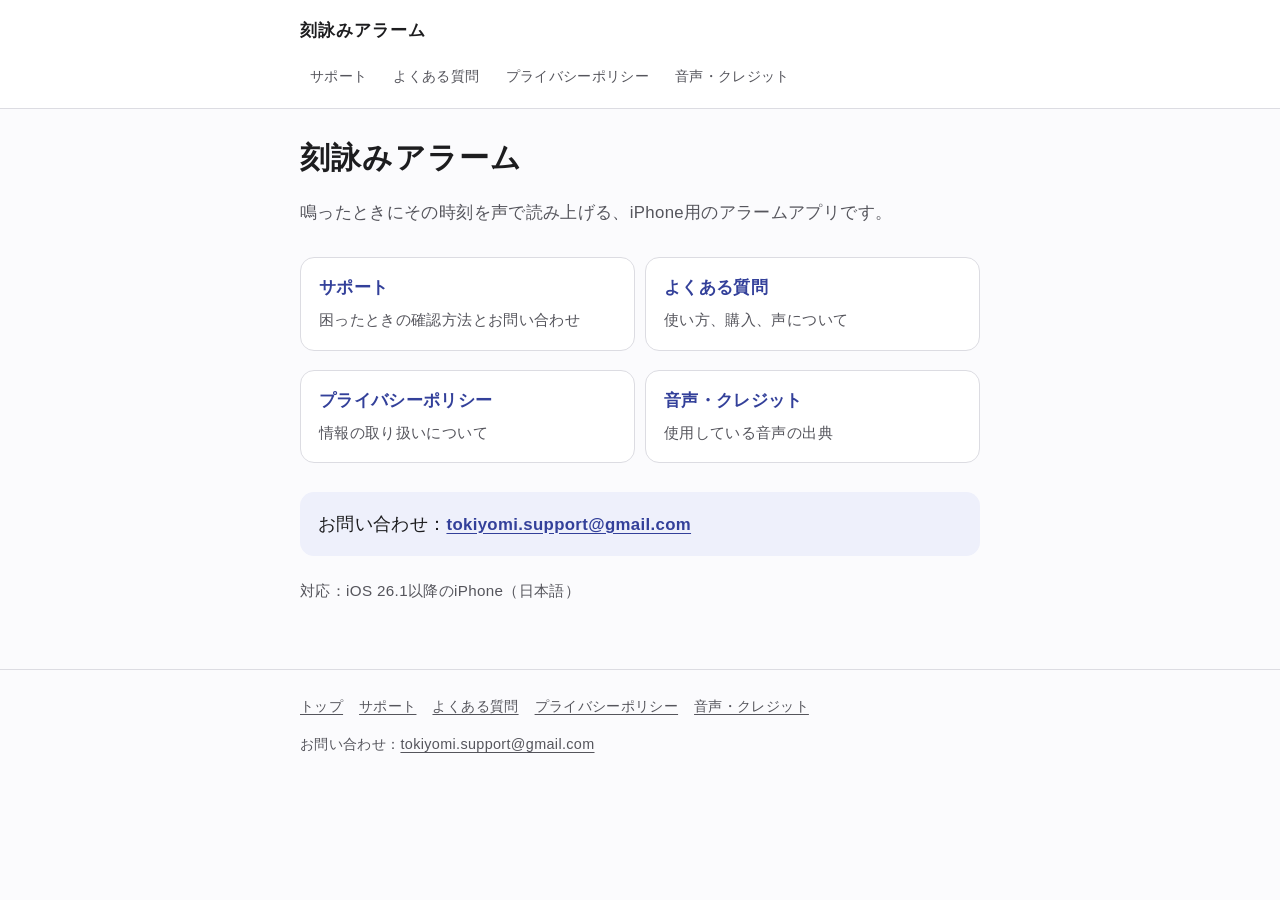
<file: index.html>
<!doctype html>
<html lang="ja">
<head>
<meta charset="utf-8">
<meta name="viewport" content="width=device-width, initial-scale=1">
<title>刻詠みアラーム</title>
<meta name="description" content="刻詠みアラームのサポート、よくある質問、プライバシーポリシー、音声・クレジット。">
<meta name="format-detection" content="telephone=no">
<link rel="stylesheet" href="./assets/style.css">
</head>
<body>
<a class="skip" href="#main">本文へ移動</a>
<header class="site-header">
<div class="inner">
<a class="site-title" href="./">刻詠みアラーム</a>
<nav class="site-nav" aria-label="サイト内">
<ul>
<li><a href="./support/">サポート</a></li>
<li><a href="./faq/">よくある質問</a></li>
<li><a href="./privacy/">プライバシーポリシー</a></li>
<li><a href="./credits/">音声・クレジット</a></li>
</ul>
</nav>
</div>
</header>
<main id="main">
<h1>刻詠みアラーム</h1>
<p class="lead">鳴ったときにその時刻を声で読み上げる、iPhone用のアラームアプリです。</p>
<ul class="menu">
<li><a href="support/"><strong>サポート</strong><span>困ったときの確認方法とお問い合わせ</span></a></li>
<li><a href="faq/"><strong>よくある質問</strong><span>使い方、購入、声について</span></a></li>
<li><a href="privacy/"><strong>プライバシーポリシー</strong><span>情報の取り扱いについて</span></a></li>
<li><a href="credits/"><strong>音声・クレジット</strong><span>使用している音声の出典</span></a></li>
</ul>
<div class="card contact">
<p>お問い合わせ：<a class="mail" href="mailto:tokiyomi.support@gmail.com">tokiyomi.support@gmail.com</a></p>
</div>
<p class="note">対応：iOS 26.1以降のiPhone（日本語）</p>
</main>
<footer class="site-footer">
<div class="inner">
<ul>
<li><a href="./">トップ</a></li>
<li><a href="./support/">サポート</a></li>
<li><a href="./faq/">よくある質問</a></li>
<li><a href="./privacy/">プライバシーポリシー</a></li>
<li><a href="./credits/">音声・クレジット</a></li>
</ul>
<p>お問い合わせ：<a href="mailto:tokiyomi.support@gmail.com">tokiyomi.support@gmail.com</a></p>
</div>
</footer>
</body>
</html>
</file>
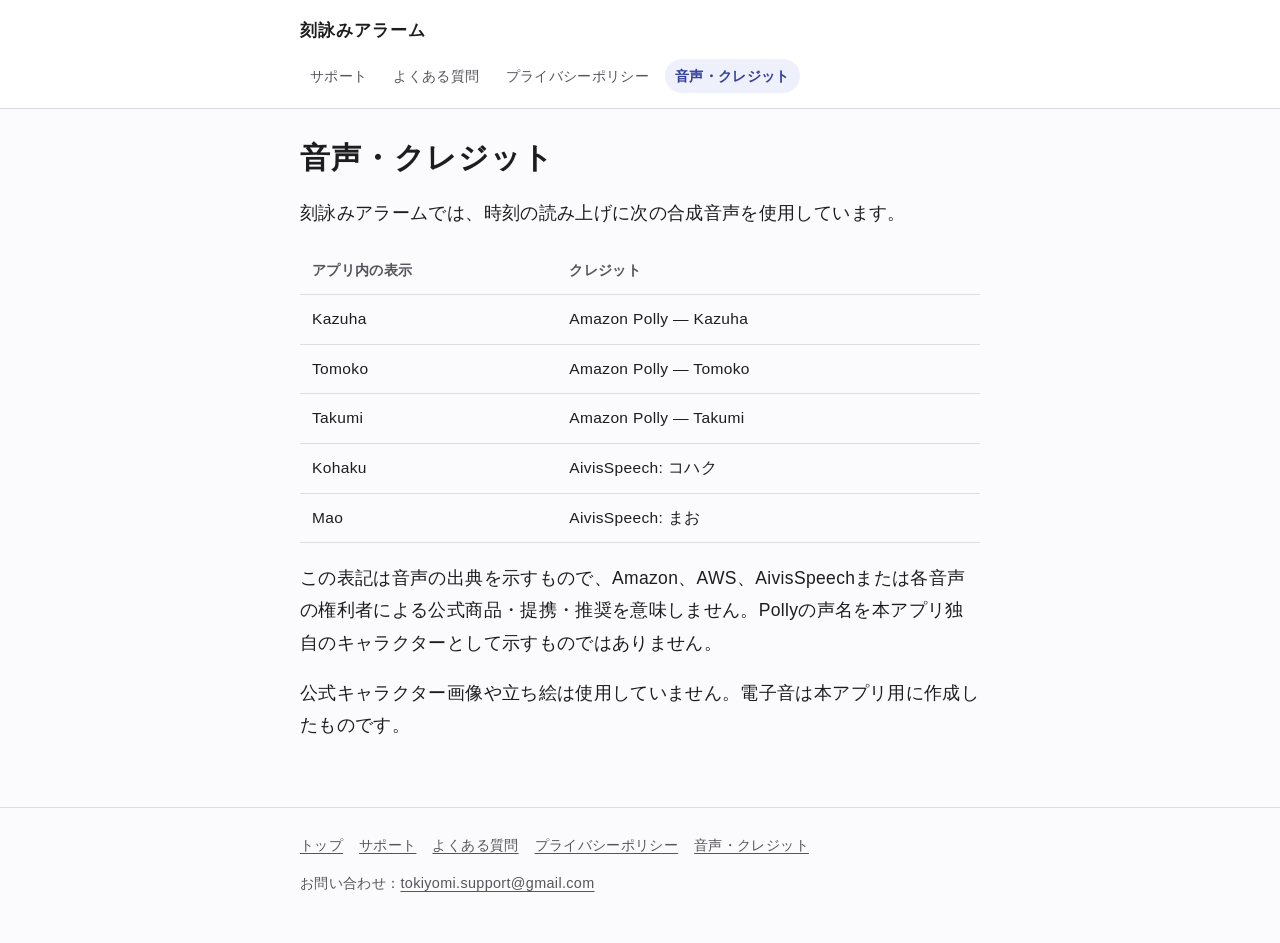
<file: credits/index.html>
<!doctype html>
<html lang="ja">
<head>
<meta charset="utf-8">
<meta name="viewport" content="width=device-width, initial-scale=1">
<title>音声・クレジット｜刻詠みアラーム</title>
<meta name="description" content="刻詠みアラームで使用している音声のクレジット。">
<meta name="format-detection" content="telephone=no">
<link rel="stylesheet" href="../assets/style.css">
</head>
<body>
<a class="skip" href="#main">本文へ移動</a>
<header class="site-header">
<div class="inner">
<a class="site-title" href="../">刻詠みアラーム</a>
<nav class="site-nav" aria-label="サイト内">
<ul>
<li><a href="../support/">サポート</a></li>
<li><a href="../faq/">よくある質問</a></li>
<li><a href="../privacy/">プライバシーポリシー</a></li>
<li><a href="../credits/" aria-current="page">音声・クレジット</a></li>
</ul>
</nav>
</div>
</header>
<main id="main">
<h1>音声・クレジット</h1>
<p>刻詠みアラームでは、時刻の読み上げに次の合成音声を使用しています。</p>
<table>
<thead><tr><th scope="col">アプリ内の表示</th><th scope="col">クレジット</th></tr></thead>
<tbody>
<tr><td>Kazuha</td><td>Amazon Polly — Kazuha</td></tr>
<tr><td>Tomoko</td><td>Amazon Polly — Tomoko</td></tr>
<tr><td>Takumi</td><td>Amazon Polly — Takumi</td></tr>
<tr><td>Kohaku</td><td>AivisSpeech: コハク</td></tr>
<tr><td>Mao</td><td>AivisSpeech: まお</td></tr>
</tbody>
</table>
<p>この表記は音声の出典を示すもので、Amazon、AWS、AivisSpeechまたは各音声の権利者による公式商品・提携・推奨を意味しません。Pollyの声名を本アプリ独自のキャラクターとして示すものではありません。</p>
<p>公式キャラクター画像や立ち絵は使用していません。電子音は本アプリ用に作成したものです。</p>
</main>
<footer class="site-footer">
<div class="inner">
<ul>
<li><a href="../">トップ</a></li>
<li><a href="../support/">サポート</a></li>
<li><a href="../faq/">よくある質問</a></li>
<li><a href="../privacy/">プライバシーポリシー</a></li>
<li><a href="../credits/">音声・クレジット</a></li>
</ul>
<p>お問い合わせ：<a href="mailto:tokiyomi.support@gmail.com">tokiyomi.support@gmail.com</a></p>
</div>
</footer>
</body>
</html>
</file>
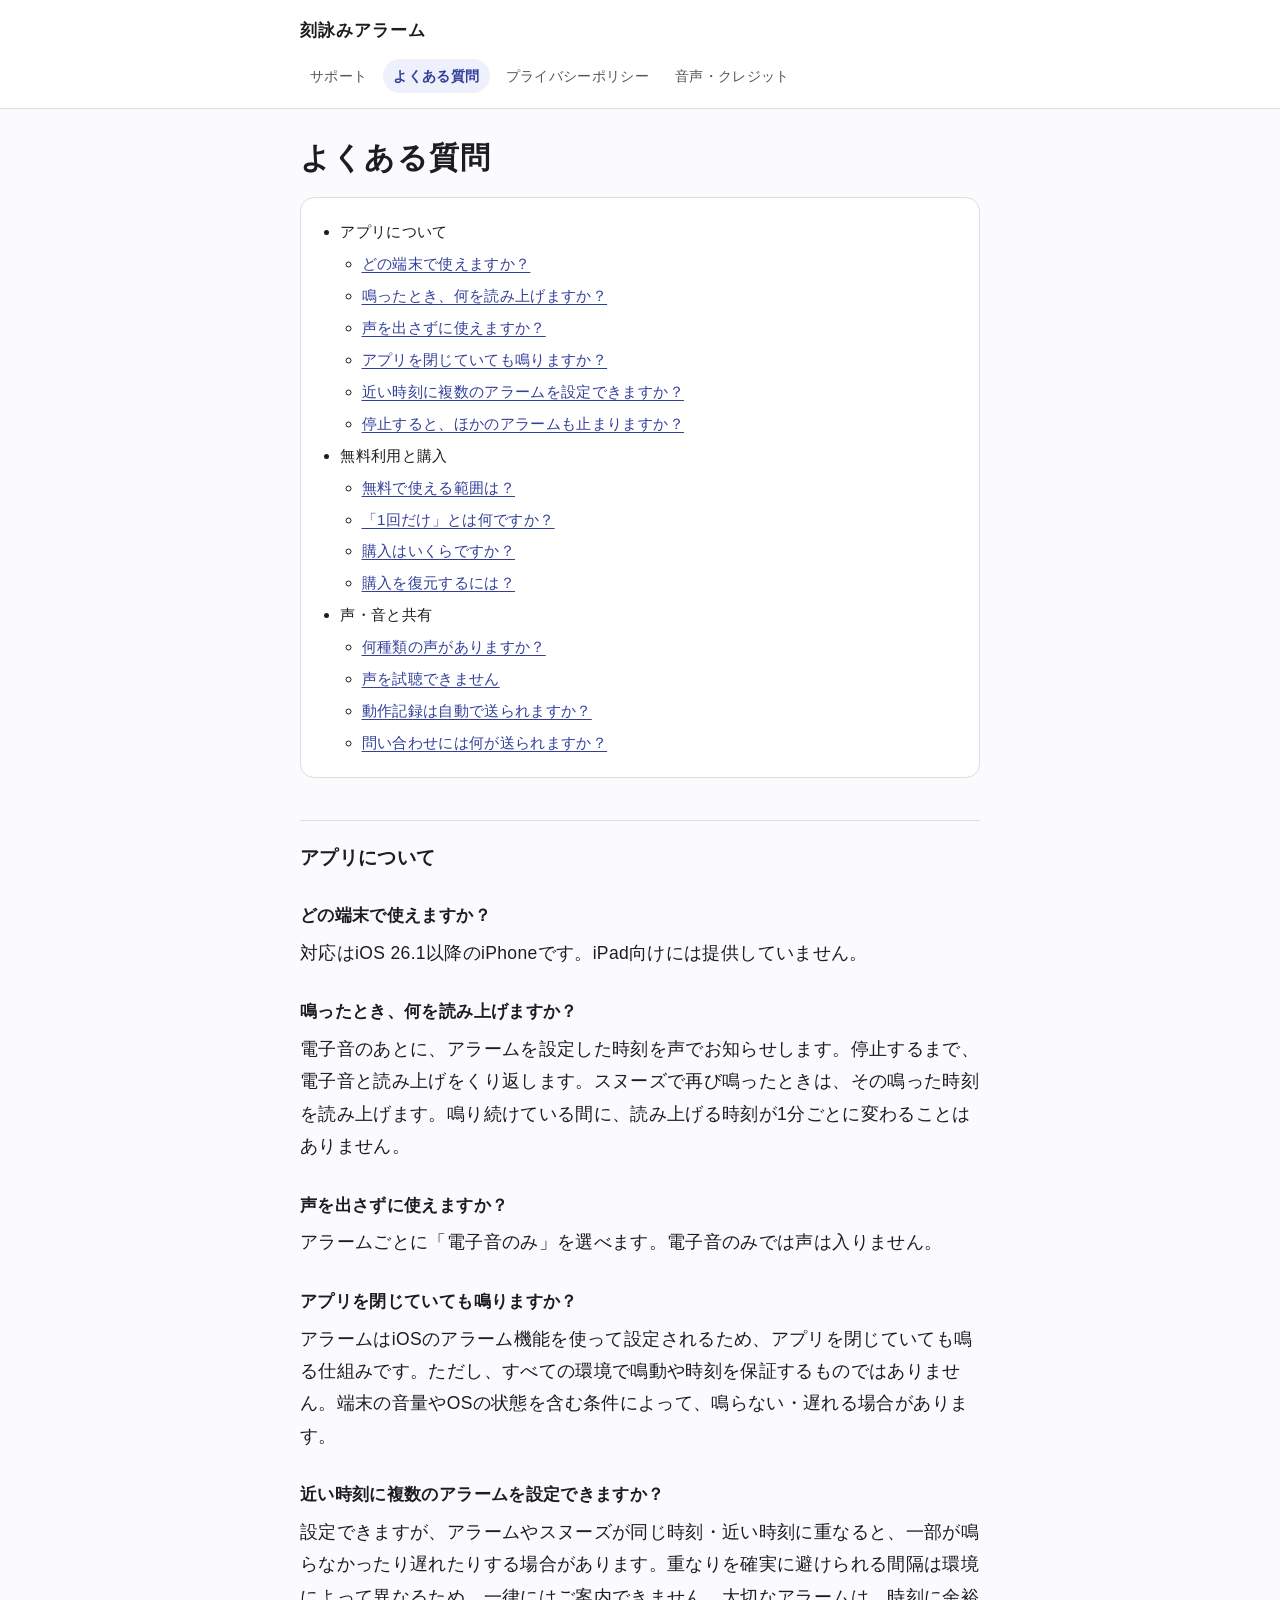
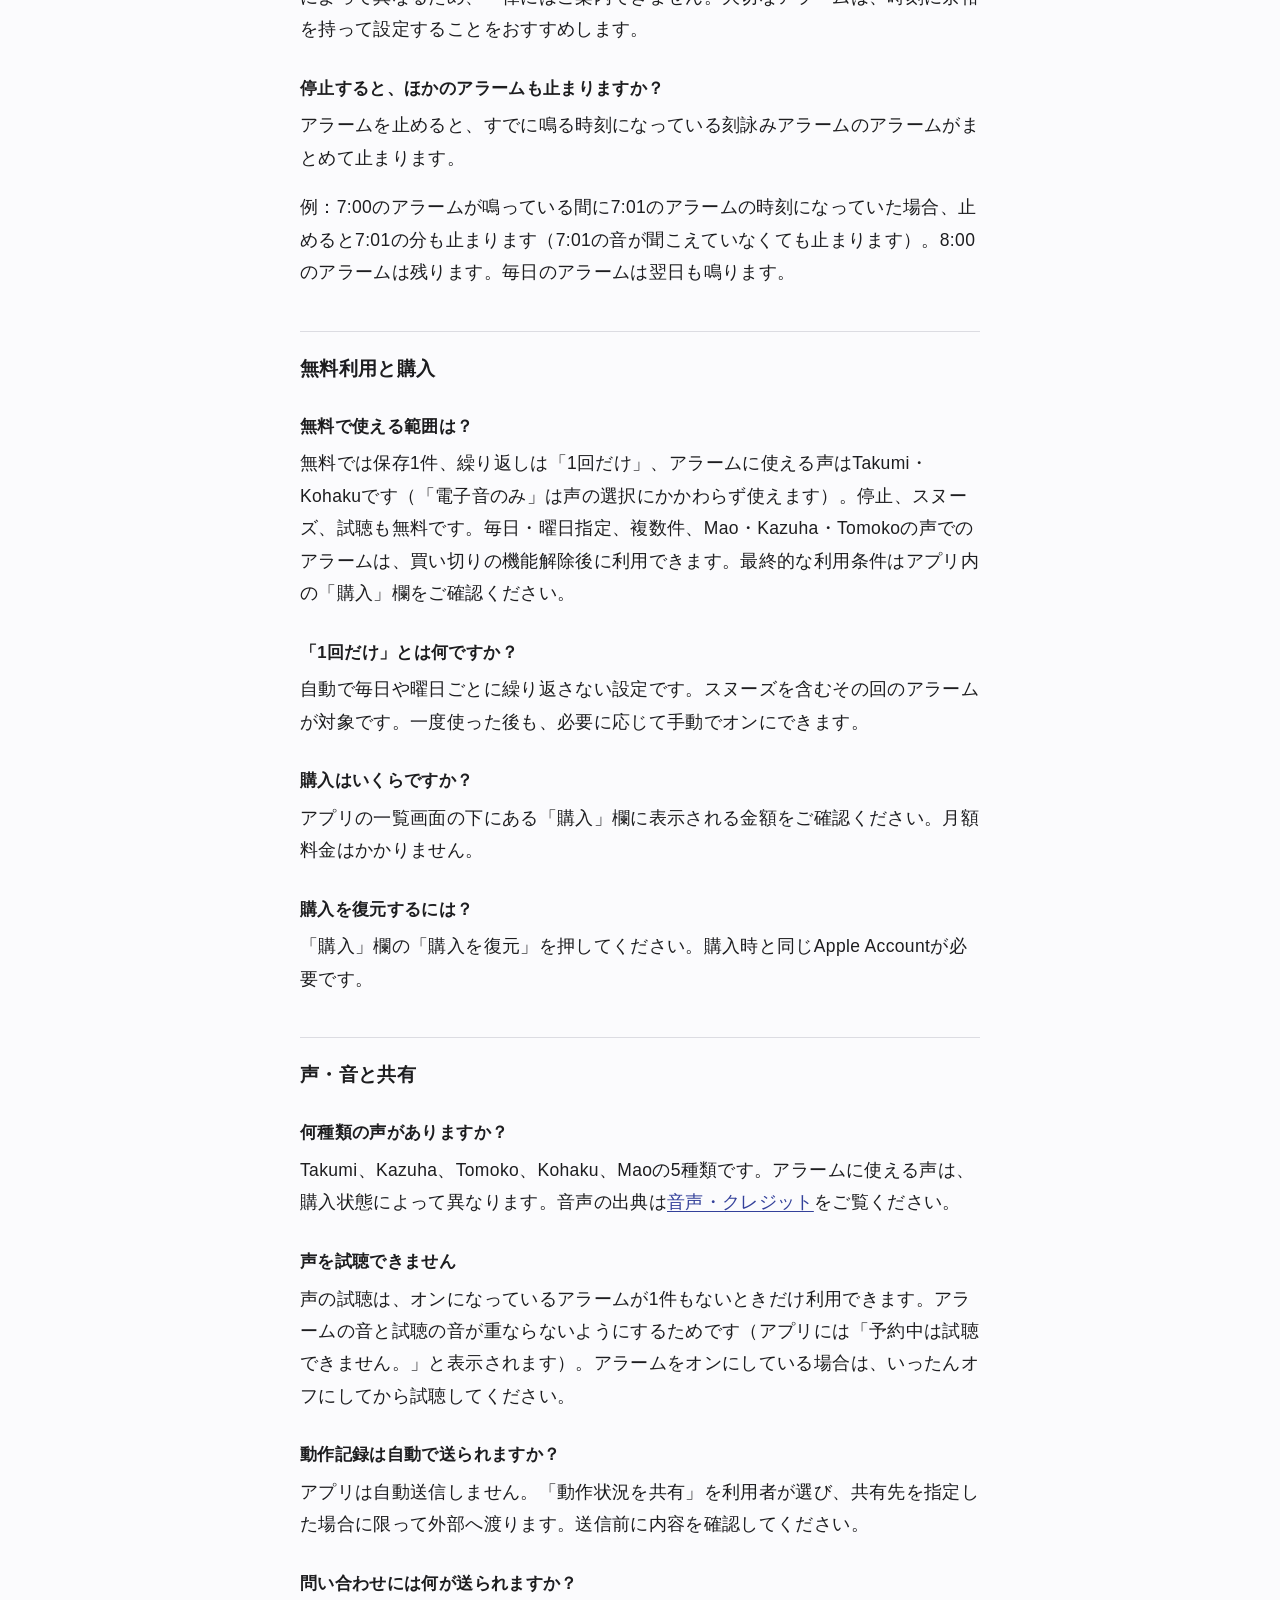
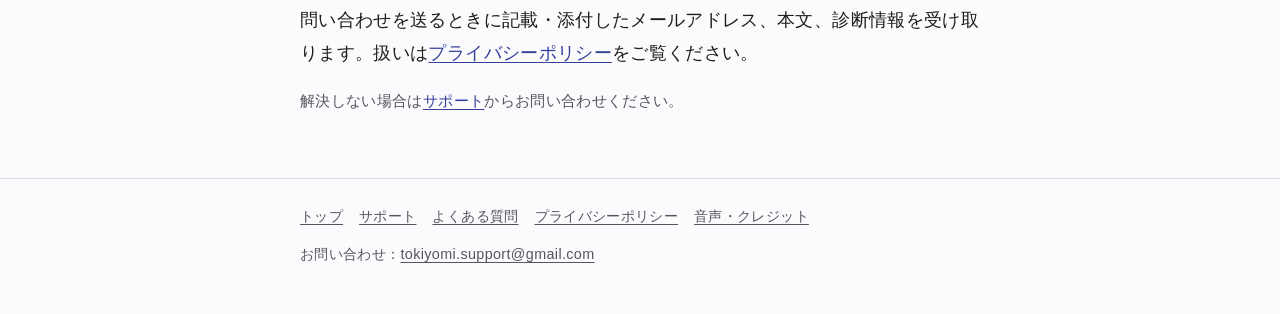
<file: faq/index.html>
<!doctype html>
<html lang="ja">
<head>
<meta charset="utf-8">
<meta name="viewport" content="width=device-width, initial-scale=1">
<title>よくある質問｜刻詠みアラーム</title>
<meta name="description" content="刻詠みアラームのよくある質問。">
<meta name="format-detection" content="telephone=no">
<link rel="stylesheet" href="../assets/style.css">
</head>
<body>
<a class="skip" href="#main">本文へ移動</a>
<header class="site-header">
<div class="inner">
<a class="site-title" href="../">刻詠みアラーム</a>
<nav class="site-nav" aria-label="サイト内">
<ul>
<li><a href="../support/">サポート</a></li>
<li><a href="../faq/" aria-current="page">よくある質問</a></li>
<li><a href="../privacy/">プライバシーポリシー</a></li>
<li><a href="../credits/">音声・クレジット</a></li>
</ul>
</nav>
</div>
</header>
<main id="main">
<h1>よくある質問</h1>
<nav class="card toc" aria-label="質問の一覧"><ul><li>アプリについて<ul><li><a href="#devices">どの端末で使えますか？</a></li><li><a href="#what-it-says">鳴ったとき、何を読み上げますか？</a></li><li><a href="#beep-only">声を出さずに使えますか？</a></li><li><a href="#app-closed">アプリを閉じていても鳴りますか？</a></li><li><a href="#overlap">近い時刻に複数のアラームを設定できますか？</a></li><li><a href="#stop">停止すると、ほかのアラームも止まりますか？</a></li></ul></li><li>無料利用と購入<ul><li><a href="#free">無料で使える範囲は？</a></li><li><a href="#once">「1回だけ」とは何ですか？</a></li><li><a href="#price">購入はいくらですか？</a></li><li><a href="#restore">購入を復元するには？</a></li></ul></li><li>声・音と共有<ul><li><a href="#voices">何種類の声がありますか？</a></li><li><a href="#preview">声を試聴できません</a></li><li><a href="#logs">動作記録は自動で送られますか？</a></li><li><a href="#inquiry">問い合わせには何が送られますか？</a></li></ul></li></ul></nav>
<h2>アプリについて</h2>
<h3 id="devices">どの端末で使えますか？</h3>
<p>対応はiOS 26.1以降のiPhoneです。iPad向けには提供していません。</p>
<h3 id="what-it-says">鳴ったとき、何を読み上げますか？</h3>
<p>電子音のあとに、アラームを設定した時刻を声でお知らせします。停止するまで、電子音と読み上げをくり返します。スヌーズで再び鳴ったときは、その鳴った時刻を読み上げます。鳴り続けている間に、読み上げる時刻が1分ごとに変わることはありません。</p>
<h3 id="beep-only">声を出さずに使えますか？</h3>
<p>アラームごとに「電子音のみ」を選べます。電子音のみでは声は入りません。</p>
<h3 id="app-closed">アプリを閉じていても鳴りますか？</h3>
<p>アラームはiOSのアラーム機能を使って設定されるため、アプリを閉じていても鳴る仕組みです。ただし、すべての環境で鳴動や時刻を保証するものではありません。端末の音量やOSの状態を含む条件によって、鳴らない・遅れる場合があります。</p>
<h3 id="overlap">近い時刻に複数のアラームを設定できますか？</h3>
<p>設定できますが、アラームやスヌーズが同じ時刻・近い時刻に重なると、一部が鳴らなかったり遅れたりする場合があります。重なりを確実に避けられる間隔は環境によって異なるため、一律にはご案内できません。大切なアラームは、時刻に余裕を持って設定することをおすすめします。</p>
<h3 id="stop">停止すると、ほかのアラームも止まりますか？</h3>
<p>アラームを止めると、すでに鳴る時刻になっている刻詠みアラームのアラームがまとめて止まります。</p><p>例：7:00のアラームが鳴っている間に7:01のアラームの時刻になっていた場合、止めると7:01の分も止まります（7:01の音が聞こえていなくても止まります）。8:00のアラームは残ります。毎日のアラームは翌日も鳴ります。</p>
<h2>無料利用と購入</h2>
<h3 id="free">無料で使える範囲は？</h3>
<p>無料では保存1件、繰り返しは「1回だけ」、アラームに使える声はTakumi・Kohakuです（「電子音のみ」は声の選択にかかわらず使えます）。停止、スヌーズ、試聴も無料です。毎日・曜日指定、複数件、Mao・Kazuha・Tomokoの声でのアラームは、買い切りの機能解除後に利用できます。最終的な利用条件はアプリ内の「購入」欄をご確認ください。</p>
<h3 id="once">「1回だけ」とは何ですか？</h3>
<p>自動で毎日や曜日ごとに繰り返さない設定です。スヌーズを含むその回のアラームが対象です。一度使った後も、必要に応じて手動でオンにできます。</p>
<h3 id="price">購入はいくらですか？</h3>
<p>アプリの一覧画面の下にある「購入」欄に表示される金額をご確認ください。月額料金はかかりません。</p>
<h3 id="restore">購入を復元するには？</h3>
<p>「購入」欄の「購入を復元」を押してください。購入時と同じApple Accountが必要です。</p>
<h2>声・音と共有</h2>
<h3 id="voices">何種類の声がありますか？</h3>
<p>Takumi、Kazuha、Tomoko、Kohaku、Maoの5種類です。アラームに使える声は、購入状態によって異なります。音声の出典は<a href="../credits/">音声・クレジット</a>をご覧ください。</p>
<h3 id="preview">声を試聴できません</h3>
<p>声の試聴は、オンになっているアラームが1件もないときだけ利用できます。アラームの音と試聴の音が重ならないようにするためです（アプリには「予約中は試聴できません。」と表示されます）。アラームをオンにしている場合は、いったんオフにしてから試聴してください。</p>
<h3 id="logs">動作記録は自動で送られますか？</h3>
<p>アプリは自動送信しません。「動作状況を共有」を利用者が選び、共有先を指定した場合に限って外部へ渡ります。送信前に内容を確認してください。</p>
<h3 id="inquiry">問い合わせには何が送られますか？</h3>
<p>問い合わせを送るときに記載・添付したメールアドレス、本文、診断情報を受け取ります。扱いは<a href="../privacy/">プライバシーポリシー</a>をご覧ください。</p>
<p class="note">解決しない場合は<a href="../support/">サポート</a>からお問い合わせください。</p>
</main>
<footer class="site-footer">
<div class="inner">
<ul>
<li><a href="../">トップ</a></li>
<li><a href="../support/">サポート</a></li>
<li><a href="../faq/">よくある質問</a></li>
<li><a href="../privacy/">プライバシーポリシー</a></li>
<li><a href="../credits/">音声・クレジット</a></li>
</ul>
<p>お問い合わせ：<a href="mailto:tokiyomi.support@gmail.com">tokiyomi.support@gmail.com</a></p>
</div>
</footer>
</body>
</html>
</file>
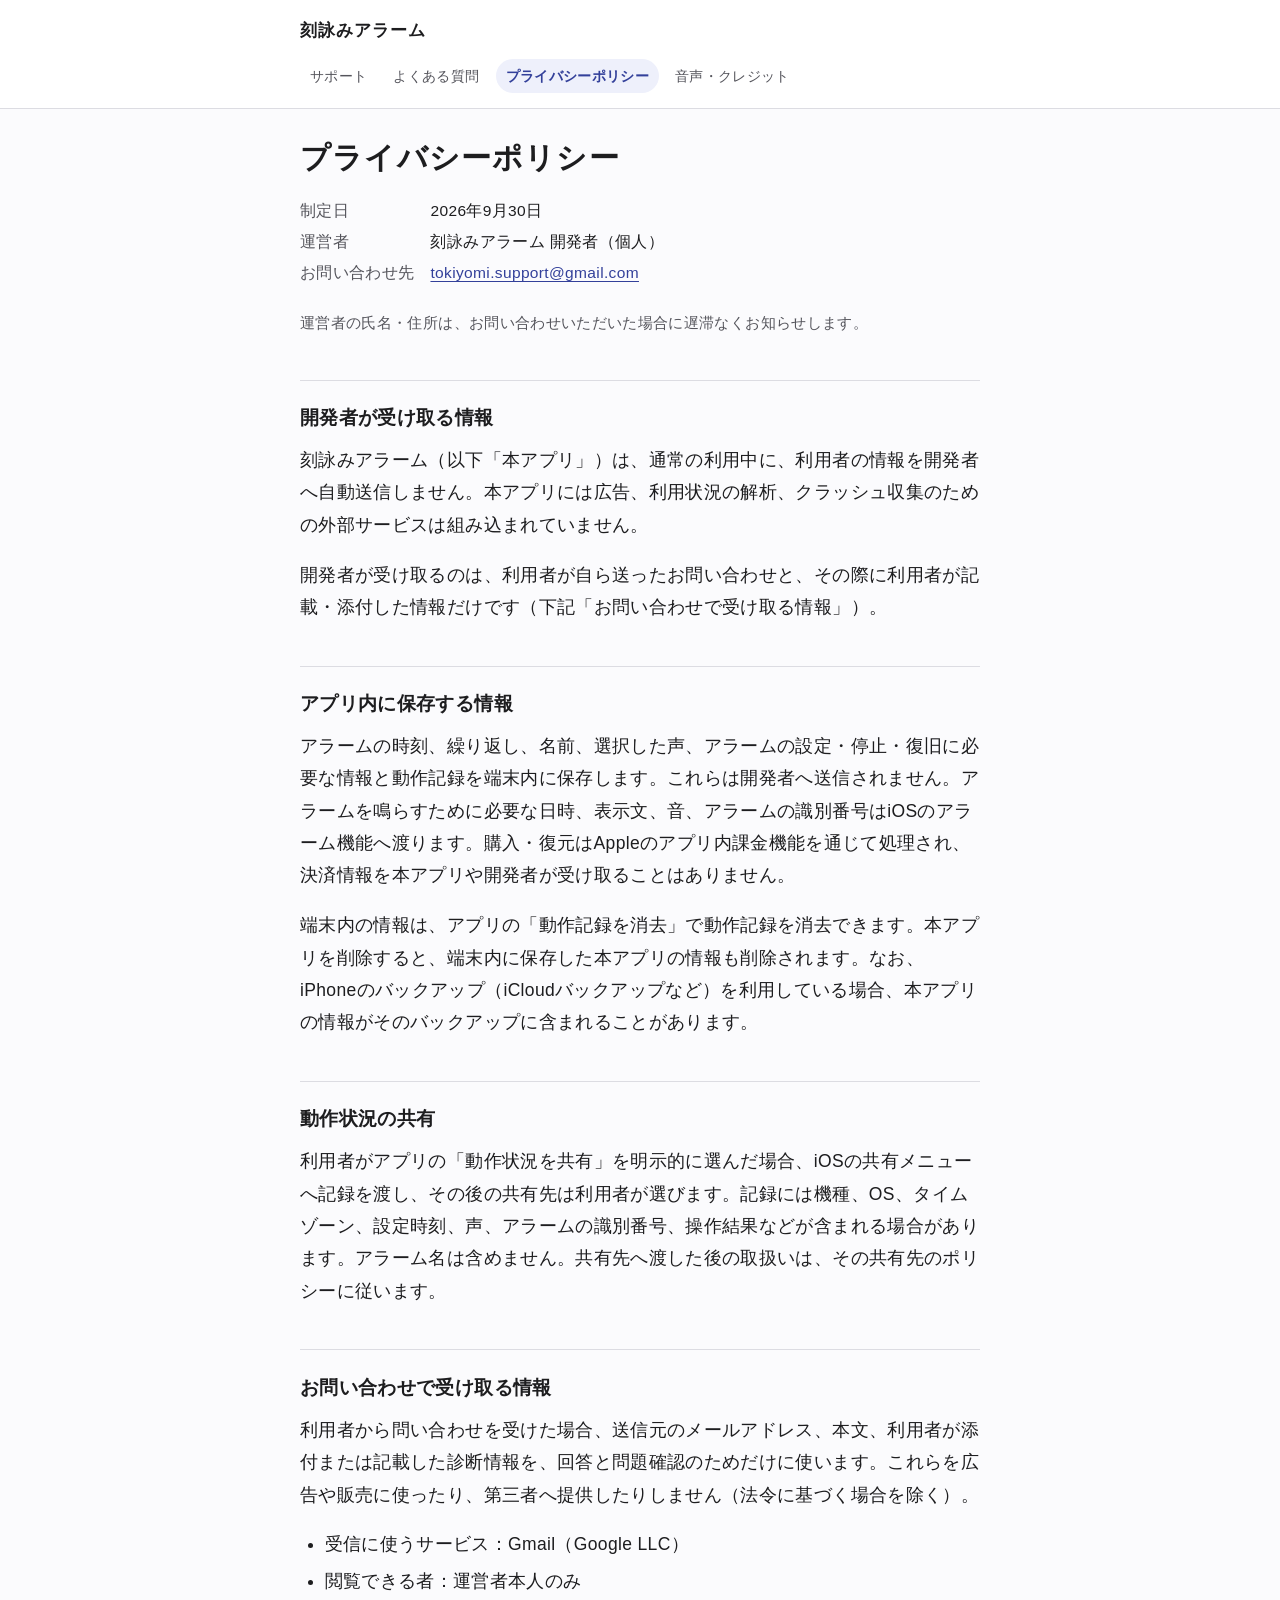
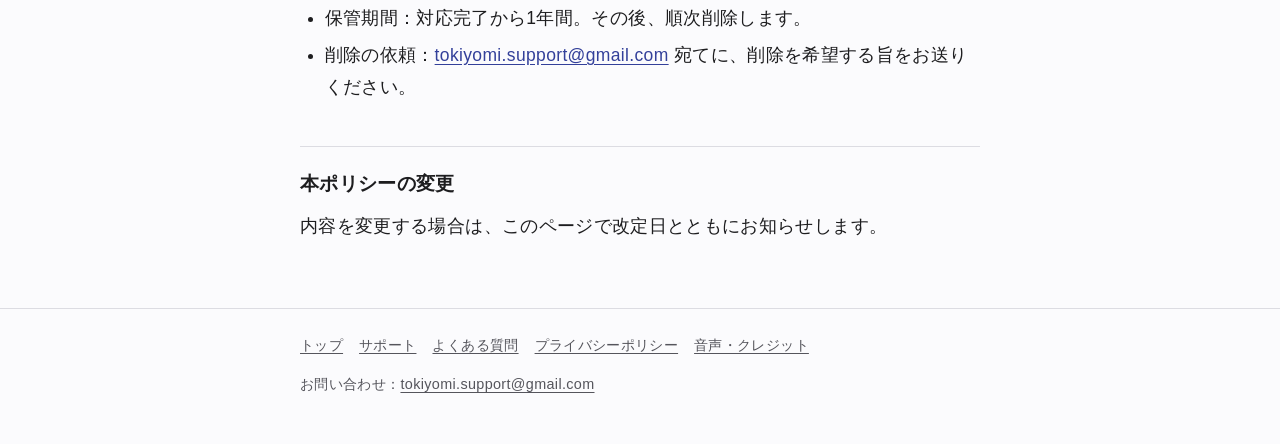
<file: privacy/index.html>
<!doctype html>
<html lang="ja">
<head>
<meta charset="utf-8">
<meta name="viewport" content="width=device-width, initial-scale=1">
<title>プライバシーポリシー｜刻詠みアラーム</title>
<meta name="description" content="刻詠みアラームのプライバシーポリシー。">
<meta name="format-detection" content="telephone=no">
<link rel="stylesheet" href="../assets/style.css">
</head>
<body>
<a class="skip" href="#main">本文へ移動</a>
<header class="site-header">
<div class="inner">
<a class="site-title" href="../">刻詠みアラーム</a>
<nav class="site-nav" aria-label="サイト内">
<ul>
<li><a href="../support/">サポート</a></li>
<li><a href="../faq/">よくある質問</a></li>
<li><a href="../privacy/" aria-current="page">プライバシーポリシー</a></li>
<li><a href="../credits/">音声・クレジット</a></li>
</ul>
</nav>
</div>
</header>
<main id="main">
<h1>プライバシーポリシー</h1>
<dl class="meta">
<dt>制定日</dt><dd>2026年9月30日</dd>
<dt>運営者</dt><dd>刻詠みアラーム 開発者（個人）</dd>
<dt>お問い合わせ先</dt><dd><a href="mailto:tokiyomi.support@gmail.com">tokiyomi.support@gmail.com</a></dd>
</dl>
<p class="note">運営者の氏名・住所は、お問い合わせいただいた場合に遅滞なくお知らせします。</p>

<h2>開発者が受け取る情報</h2>
<p>刻詠みアラーム（以下「本アプリ」）は、通常の利用中に、利用者の情報を開発者へ自動送信しません。本アプリには広告、利用状況の解析、クラッシュ収集のための外部サービスは組み込まれていません。</p>
<p>開発者が受け取るのは、利用者が自ら送ったお問い合わせと、その際に利用者が記載・添付した情報だけです（下記「お問い合わせで受け取る情報」）。</p>

<h2>アプリ内に保存する情報</h2>
<p>アラームの時刻、繰り返し、名前、選択した声、アラームの設定・停止・復旧に必要な情報と動作記録を端末内に保存します。これらは開発者へ送信されません。アラームを鳴らすために必要な日時、表示文、音、アラームの識別番号はiOSのアラーム機能へ渡ります。購入・復元はAppleのアプリ内課金機能を通じて処理され、決済情報を本アプリや開発者が受け取ることはありません。</p>
<p>端末内の情報は、アプリの「動作記録を消去」で動作記録を消去できます。本アプリを削除すると、端末内に保存した本アプリの情報も削除されます。なお、iPhoneのバックアップ（iCloudバックアップなど）を利用している場合、本アプリの情報がそのバックアップに含まれることがあります。</p>

<h2>動作状況の共有</h2>
<p>利用者がアプリの「動作状況を共有」を明示的に選んだ場合、iOSの共有メニューへ記録を渡し、その後の共有先は利用者が選びます。記録には機種、OS、タイムゾーン、設定時刻、声、アラームの識別番号、操作結果などが含まれる場合があります。アラーム名は含めません。共有先へ渡した後の取扱いは、その共有先のポリシーに従います。</p>

<h2>お問い合わせで受け取る情報</h2>
<p>利用者から問い合わせを受けた場合、送信元のメールアドレス、本文、利用者が添付または記載した診断情報を、回答と問題確認のためだけに使います。これらを広告や販売に使ったり、第三者へ提供したりしません（法令に基づく場合を除く）。</p>
<ul>
<li>受信に使うサービス：Gmail（Google LLC）</li>
<li>閲覧できる者：運営者本人のみ</li>
<li>保管期間：対応完了から1年間。その後、順次削除します。</li>
<li>削除の依頼：<a href="mailto:tokiyomi.support@gmail.com">tokiyomi.support@gmail.com</a> 宛てに、削除を希望する旨をお送りください。</li>
</ul>

<h2>本ポリシーの変更</h2>
<p>内容を変更する場合は、このページで改定日とともにお知らせします。</p>
</main>
<footer class="site-footer">
<div class="inner">
<ul>
<li><a href="../">トップ</a></li>
<li><a href="../support/">サポート</a></li>
<li><a href="../faq/">よくある質問</a></li>
<li><a href="../privacy/">プライバシーポリシー</a></li>
<li><a href="../credits/">音声・クレジット</a></li>
</ul>
<p>お問い合わせ：<a href="mailto:tokiyomi.support@gmail.com">tokiyomi.support@gmail.com</a></p>
</div>
</footer>
</body>
</html>
</file>
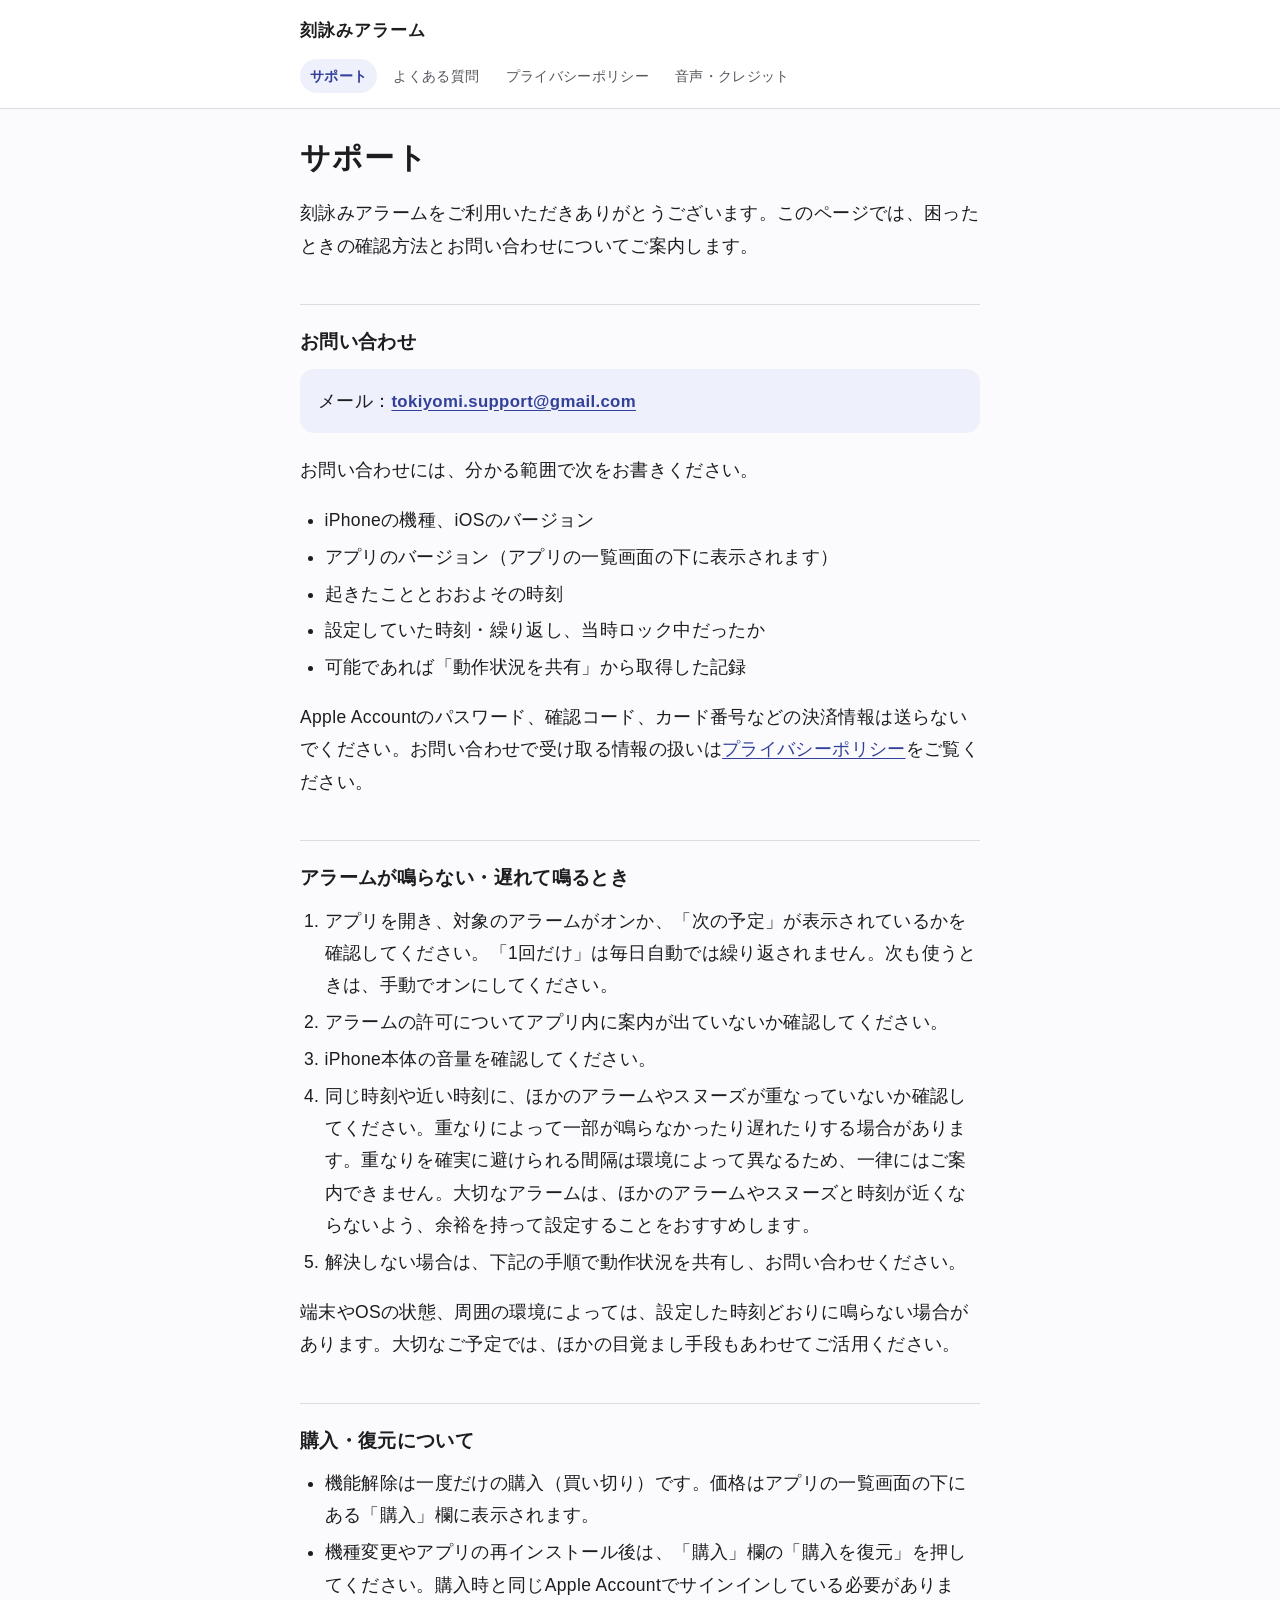
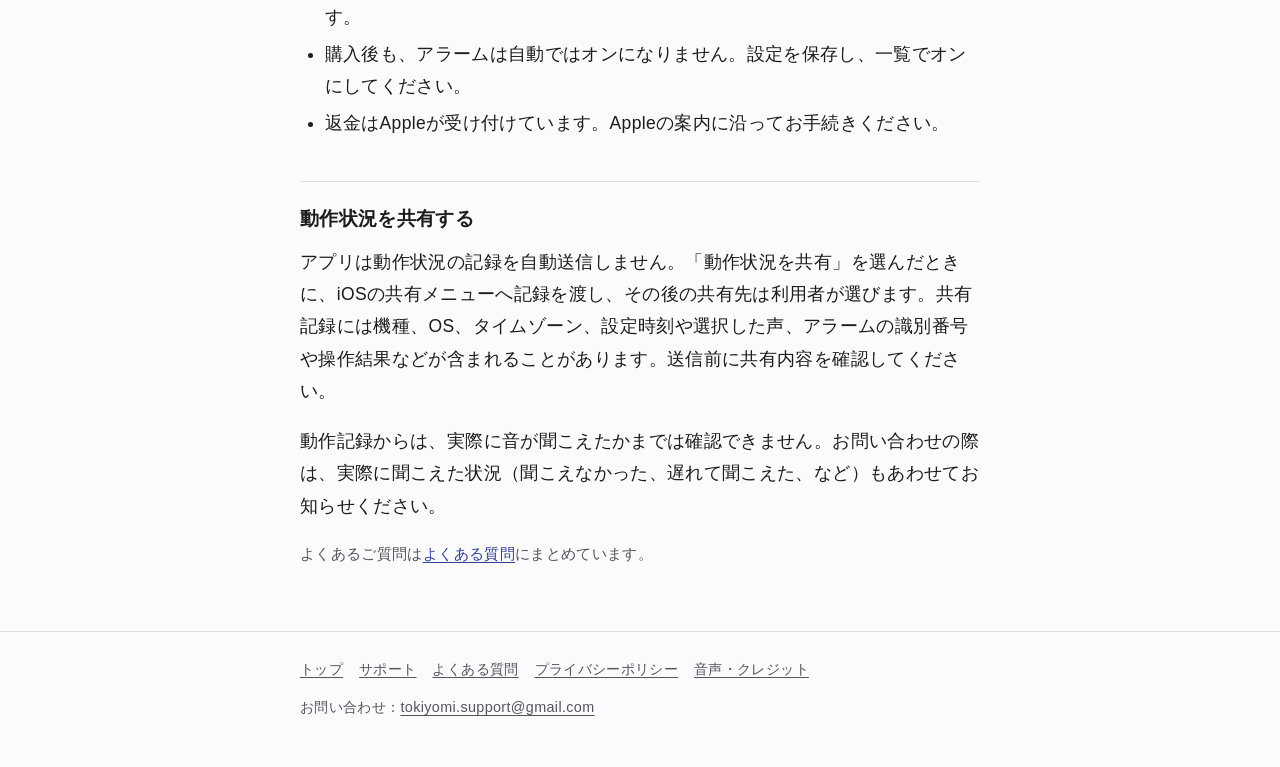
<file: support/index.html>
<!doctype html>
<html lang="ja">
<head>
<meta charset="utf-8">
<meta name="viewport" content="width=device-width, initial-scale=1">
<title>サポート｜刻詠みアラーム</title>
<meta name="description" content="刻詠みアラームのサポートとお問い合わせ先。">
<meta name="format-detection" content="telephone=no">
<link rel="stylesheet" href="../assets/style.css">
</head>
<body>
<a class="skip" href="#main">本文へ移動</a>
<header class="site-header">
<div class="inner">
<a class="site-title" href="../">刻詠みアラーム</a>
<nav class="site-nav" aria-label="サイト内">
<ul>
<li><a href="../support/" aria-current="page">サポート</a></li>
<li><a href="../faq/">よくある質問</a></li>
<li><a href="../privacy/">プライバシーポリシー</a></li>
<li><a href="../credits/">音声・クレジット</a></li>
</ul>
</nav>
</div>
</header>
<main id="main">
<h1>サポート</h1>
<p>刻詠みアラームをご利用いただきありがとうございます。このページでは、困ったときの確認方法とお問い合わせについてご案内します。</p>

<h2 id="contact">お問い合わせ</h2>
<div class="card contact"><p>メール：<a class="mail" href="mailto:tokiyomi.support@gmail.com">tokiyomi.support@gmail.com</a></p></div>
<p>お問い合わせには、分かる範囲で次をお書きください。</p>
<ul>
<li>iPhoneの機種、iOSのバージョン</li>
<li>アプリのバージョン（アプリの一覧画面の下に表示されます）</li>
<li>起きたこととおおよその時刻</li>
<li>設定していた時刻・繰り返し、当時ロック中だったか</li>
<li>可能であれば「動作状況を共有」から取得した記録</li>
</ul>
<p>Apple Accountのパスワード、確認コード、カード番号などの決済情報は送らないでください。お問い合わせで受け取る情報の扱いは<a href="../privacy/">プライバシーポリシー</a>をご覧ください。</p>

<h2 id="not-ringing">アラームが鳴らない・遅れて鳴るとき</h2>
<ol>
<li>アプリを開き、対象のアラームがオンか、「次の予定」が表示されているかを確認してください。「1回だけ」は毎日自動では繰り返されません。次も使うときは、手動でオンにしてください。</li>
<li>アラームの許可についてアプリ内に案内が出ていないか確認してください。</li>
<li>iPhone本体の音量を確認してください。</li>
<li>同じ時刻や近い時刻に、ほかのアラームやスヌーズが重なっていないか確認してください。重なりによって一部が鳴らなかったり遅れたりする場合があります。重なりを確実に避けられる間隔は環境によって異なるため、一律にはご案内できません。大切なアラームは、ほかのアラームやスヌーズと時刻が近くならないよう、余裕を持って設定することをおすすめします。</li>
<li>解決しない場合は、下記の手順で動作状況を共有し、お問い合わせください。</li>
</ol>
<p>端末やOSの状態、周囲の環境によっては、設定した時刻どおりに鳴らない場合があります。大切なご予定では、ほかの目覚まし手段もあわせてご活用ください。</p>

<h2 id="purchase">購入・復元について</h2>
<ul>
<li>機能解除は一度だけの購入（買い切り）です。価格はアプリの一覧画面の下にある「購入」欄に表示されます。</li>
<li>機種変更やアプリの再インストール後は、「購入」欄の「購入を復元」を押してください。購入時と同じApple Accountでサインインしている必要があります。</li>
<li>購入後も、アラームは自動ではオンになりません。設定を保存し、一覧でオンにしてください。</li>
<li>返金はAppleが受け付けています。Appleの案内に沿ってお手続きください。</li>
</ul>

<h2 id="share">動作状況を共有する</h2>
<p>アプリは動作状況の記録を自動送信しません。「動作状況を共有」を選んだときに、iOSの共有メニューへ記録を渡し、その後の共有先は利用者が選びます。共有記録には機種、OS、タイムゾーン、設定時刻や選択した声、アラームの識別番号や操作結果などが含まれることがあります。送信前に共有内容を確認してください。</p>
<p>動作記録からは、実際に音が聞こえたかまでは確認できません。お問い合わせの際は、実際に聞こえた状況（聞こえなかった、遅れて聞こえた、など）もあわせてお知らせください。</p>

<p class="note">よくあるご質問は<a href="../faq/">よくある質問</a>にまとめています。</p>
</main>
<footer class="site-footer">
<div class="inner">
<ul>
<li><a href="../">トップ</a></li>
<li><a href="../support/">サポート</a></li>
<li><a href="../faq/">よくある質問</a></li>
<li><a href="../privacy/">プライバシーポリシー</a></li>
<li><a href="../credits/">音声・クレジット</a></li>
</ul>
<p>お問い合わせ：<a href="mailto:tokiyomi.support@gmail.com">tokiyomi.support@gmail.com</a></p>
</div>
</footer>
</body>
</html>
</file>
<file: assets/style.css>
/* 刻詠みアラーム サポートサイト共通スタイル。外部フォント・外部CDNは使わない。 */
:root {
  --bg: #fbfbfd;
  --surface: #ffffff;
  --text: #1d1d1f;
  --muted: #55555c;
  --line: #dcdce2;
  --accent: #33409a;
  --accent-soft: #eef0fb;
  color-scheme: light dark;
}
@media (prefers-color-scheme: dark) {
  :root {
    --bg: #111114;
    --surface: #1b1b20;
    --text: #f2f2f5;
    --muted: #b4b4bd;
    --line: #34343c;
    --accent: #a9b2ff;
    --accent-soft: #23253a;
  }
}
* { box-sizing: border-box; }
html { -webkit-text-size-adjust: 100%; text-size-adjust: 100%; }
body {
  margin: 0;
  background: var(--bg);
  color: var(--text);
  font-family: -apple-system, BlinkMacSystemFont, "Hiragino Sans", "Hiragino Kaku Gothic ProN", "Noto Sans JP", "Yu Gothic", Meiryo, sans-serif;
  font-size: 17px;
  line-height: 1.85;
  letter-spacing: 0.02em;
  overflow-wrap: anywhere;
}
a { color: var(--accent); text-underline-offset: 0.18em; }
a:focus-visible { outline: 3px solid var(--accent); outline-offset: 2px; border-radius: 4px; }
.skip { position: absolute; left: -999px; top: 0; }
.skip:focus { left: 16px; top: 8px; background: var(--surface); padding: 6px 10px; z-index: 10; }

.site-header { border-bottom: 1px solid var(--line); background: var(--surface); }
.site-header .inner, main, .site-footer .inner { max-width: 720px; margin: 0 auto; padding-left: 20px; padding-right: 20px; }
.site-header .inner { padding-top: 14px; padding-bottom: 10px; }
.site-title { display: inline-block; font-size: 1.05rem; font-weight: 700; color: var(--text); text-decoration: none; letter-spacing: 0.06em; }
.site-nav ul { list-style: none; margin: 8px 0 0; padding: 0; display: flex; flex-wrap: wrap; gap: 4px 6px; }
.site-nav a { display: inline-block; padding: 4px 10px; border-radius: 999px; font-size: 0.9rem; text-decoration: none; color: var(--muted); }
.site-nav a:hover { color: var(--accent); background: var(--accent-soft); }
.site-nav a[aria-current="page"] { color: var(--accent); background: var(--accent-soft); font-weight: 600; }

main { padding-top: 28px; padding-bottom: 48px; }
h1 { font-size: 1.6rem; line-height: 1.45; margin: 0 0 0.6em; letter-spacing: 0.04em; }
h2 { font-size: 1.2rem; line-height: 1.5; margin: 2.2em 0 0.6em; border-top: 1px solid var(--line); padding-top: 1.2em; }
h3 { font-size: 1.05rem; line-height: 1.6; margin: 1.8em 0 0.4em; }
p, ul, ol { margin: 0 0 1em; }
ul, ol { padding-left: 1.4em; }
li { margin: 0.25em 0; }
.lead { font-size: 1.05rem; color: var(--muted); }
.note { color: var(--muted); font-size: 0.95rem; }

.card { background: var(--surface); border: 1px solid var(--line); border-radius: 14px; padding: 16px 18px; margin: 0 0 1.2em; }
.contact { background: var(--accent-soft); border: 0; }
.contact p { margin: 0; }
.mail { display: inline-block; font-weight: 600; font-size: 1.05rem; word-break: normal; overflow-wrap: normal; }

.menu { list-style: none; padding: 0; margin: 1.4em 0; display: grid; gap: 10px; }
.menu a { display: block; background: var(--surface); border: 1px solid var(--line); border-radius: 14px; padding: 14px 18px; text-decoration: none; color: var(--text); }
.menu a:hover { border-color: var(--accent); }
.menu strong { display: block; color: var(--accent); font-size: 1.05rem; }
.menu span { color: var(--muted); font-size: 0.93rem; }

.toc { font-size: 0.95rem; }
.toc ul { margin-bottom: 0; }

table { width: 100%; border-collapse: collapse; margin: 0 0 1.2em; font-size: 0.97rem; }
th, td { text-align: left; padding: 10px 12px; border-bottom: 1px solid var(--line); vertical-align: top; }
th { color: var(--muted); font-weight: 600; font-size: 0.9rem; }
dl.meta { display: grid; grid-template-columns: max-content 1fr; gap: 2px 16px; margin: 0 0 1.4em; font-size: 0.97rem; }
dl.meta dt { color: var(--muted); }
dl.meta dd { margin: 0; }

.site-footer { border-top: 1px solid var(--line); color: var(--muted); font-size: 0.9rem; }
.site-footer .inner { padding-top: 20px; padding-bottom: 32px; }
.site-footer ul { list-style: none; padding: 0; margin: 0 0 8px; display: flex; flex-wrap: wrap; gap: 4px 16px; }
.site-footer a { color: var(--muted); }

@media (min-width: 640px) {
  body { font-size: 17.5px; }
  h1 { font-size: 1.85rem; }
  .menu { grid-template-columns: 1fr 1fr; }
}
</file>
